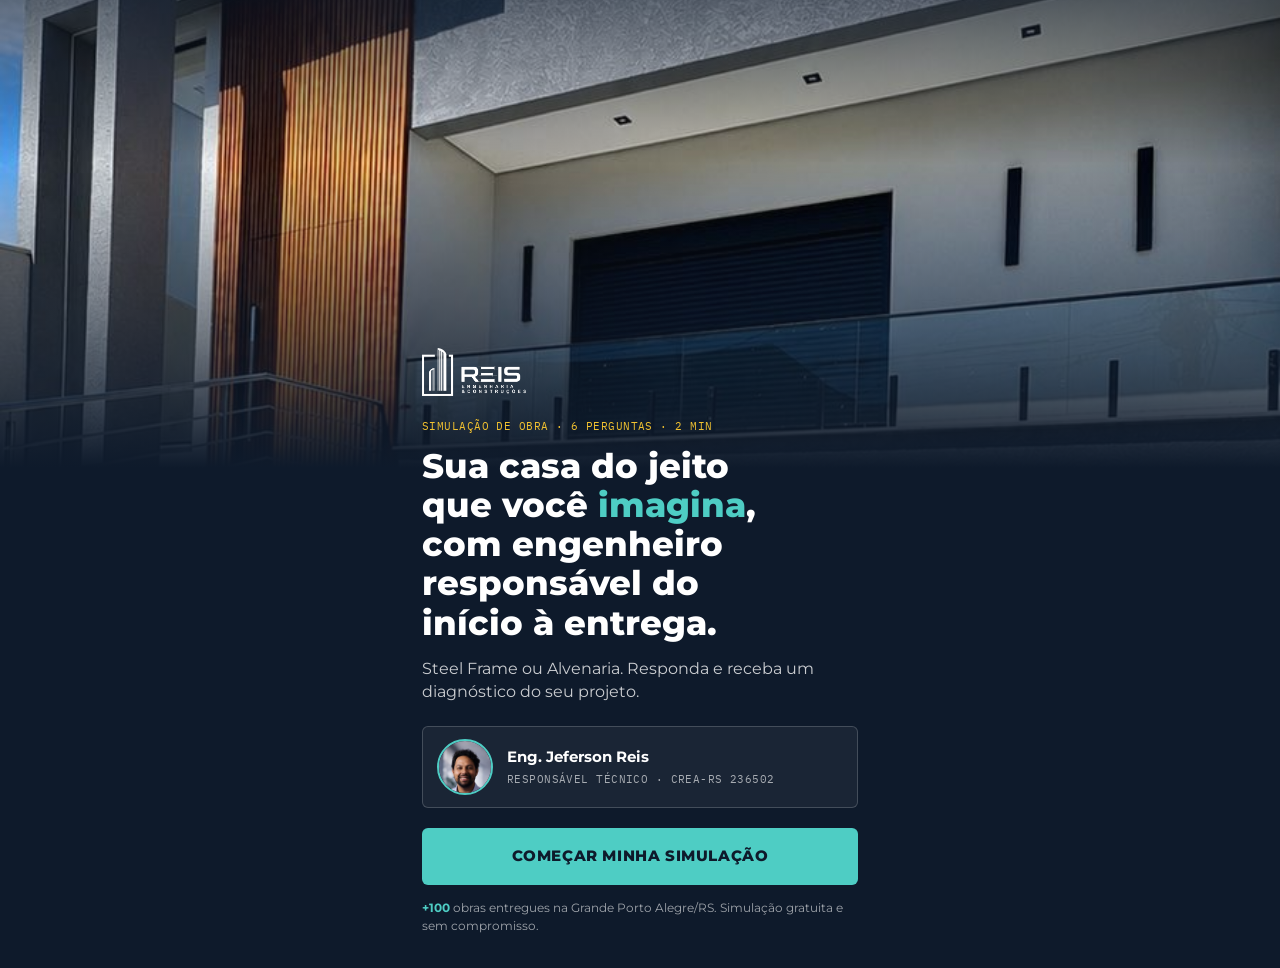
<file: orcamento/index.html>
<!DOCTYPE html>
<html lang="pt-BR">
<head>
<meta charset="UTF-8">
<meta name="viewport" content="width=device-width, initial-scale=1.0, viewport-fit=cover">
<title>Simule sua obra | Reis Engenharia & Construções</title>
<meta name="description" content="Responda 6 perguntas rápidas e receba um diagnóstico da casa que você imagina, em Steel Frame ou Alvenaria, com engenheiro responsável.">
<meta name="robots" content="noindex">
<link rel="icon" type="image/png" href="../assets/img/logo/logo-teal.png">
<link rel="preconnect" href="https://fonts.googleapis.com">
<link rel="preconnect" href="https://fonts.gstatic.com" crossorigin>
<link href="https://fonts.googleapis.com/css2?family=IBM+Plex+Mono:wght@400;500&family=Montserrat:wght@400;500;600;700;800&display=swap" rel="stylesheet">
<link rel="stylesheet" href="funil.css?v=dev">
<!-- Meta Pixel (dataset "CRM Reis Engenharia") -->
<script>
!function(f,b,e,v,n,t,s){if(f.fbq)return;n=f.fbq=function(){n.callMethod?n.callMethod.apply(n,arguments):n.queue.push(arguments)};if(!f._fbq)f._fbq=n;n.push=n;n.loaded=!0;n.version='2.0';n.queue=[];t=b.createElement(e);t.async=!0;t.src=v;s=b.getElementsByTagName(e)[0];s.parentNode.insertBefore(t,s)}(window,document,'script','https://connect.facebook.net/en_US/fbevents.js');
fbq('init','1394932546062127');
fbq('track','PageView');
</script>
<noscript><img height="1" width="1" style="display:none" src="https://www.facebook.com/tr?id=1394932546062127&ev=PageView&noscript=1" alt=""></noscript>
</head>
<body>

<!-- ENTRADA -->
<main class="screen intro" id="intro">
  <div class="intro__photo" role="img" aria-label="Estrutura em Steel Frame de uma casa de dois pavimentos, obra da Reis Engenharia"></div>
  <div class="intro__body">
    <img class="intro__logo" src="../assets/img/logo/logo-branca.png" alt="Reis Engenharia & Construções">
    <p class="mono intro__tag">Simulação de obra · 6 perguntas · 2 min</p>
    <h1>Sua casa do jeito que você <em>imagina</em>, com engenheiro responsável do início à entrega.</h1>
    <p class="intro__lead">Steel Frame ou Alvenaria. Responda e receba um diagnóstico do seu projeto.</p>
    <div class="resp">
      <img src="img/eng.jpg" alt="Eng. Jeferson Reis" width="56" height="56">
      <p><strong>Eng. Jeferson Reis</strong><span class="mono">Responsável técnico · CREA-RS 236502</span></p>
    </div>
    <button class="btn" id="start" type="button">Começar minha simulação</button>
    <p class="intro__note"><strong>+100</strong> obras entregues na Grande Porto Alegre/RS. Simulação gratuita e sem compromisso.</p>
  </div>
</main>

<!-- PERGUNTAS -->
<div class="screen quiz" id="quiz" hidden>
  <header class="quiz__top">
    <button type="button" class="back" id="back" aria-label="Voltar"><svg width="20" height="20" viewBox="0 0 20 20" aria-hidden="true"><path d="M12.5 4 6.5 10l6 6" fill="none" stroke="currentColor" stroke-width="2" stroke-linecap="round" stroke-linejoin="round"/></svg></button>
    <div class="cota" aria-hidden="true">
      <div class="cota__label mono"><span id="stepName"></span><b id="stepCount"></b></div>
      <div class="cota__line"><i id="cotaFill"></i><span class="tick t0"></span><span class="tick t1"></span></div>
    </div>
  </header>
  <form id="stepForm" class="quiz__form" novalidate>
    <div id="stepBody"></div>
    <p class="error" id="stepError" role="alert" hidden></p>
    <button type="submit" class="btn btn--dark" id="next" hidden>Continuar</button>
  </form>
</div>

<!-- OBRIGADO -->
<main class="screen done" id="done" hidden>
  <div class="done__body">
    <svg class="done__check" width="56" height="56" viewBox="0 0 56 56" aria-hidden="true"><circle cx="28" cy="28" r="26" fill="none" stroke="#4ecdc4" stroke-width="2"/><path d="M17 29l8 8 14-16" fill="none" stroke="#4ecdc4" stroke-width="3" stroke-linecap="round" stroke-linejoin="round"/></svg>
    <h1 id="doneTitle">Recebemos suas respostas!</h1>
    <p class="intro__lead">Um engenheiro da nossa equipe vai analisar o seu projeto e chamar você no WhatsApp. Se preferir, adiante a conversa agora.</p>
    <section class="ficha" aria-label="Ficha do projeto">
      <p class="mono ficha__title">Ficha do projeto</p>
      <dl id="ficha"></dl>
    </section>
    <a class="btn btn--wa" id="waLink" href="#" target="_blank" rel="noopener">Continuar no WhatsApp</a>
    <p class="intro__note">Atendemos Grande Porto Alegre/RS.</p>
  </div>
</main>

<script src="funil.js?v=dev"></script>
</body>
</html>
</file>
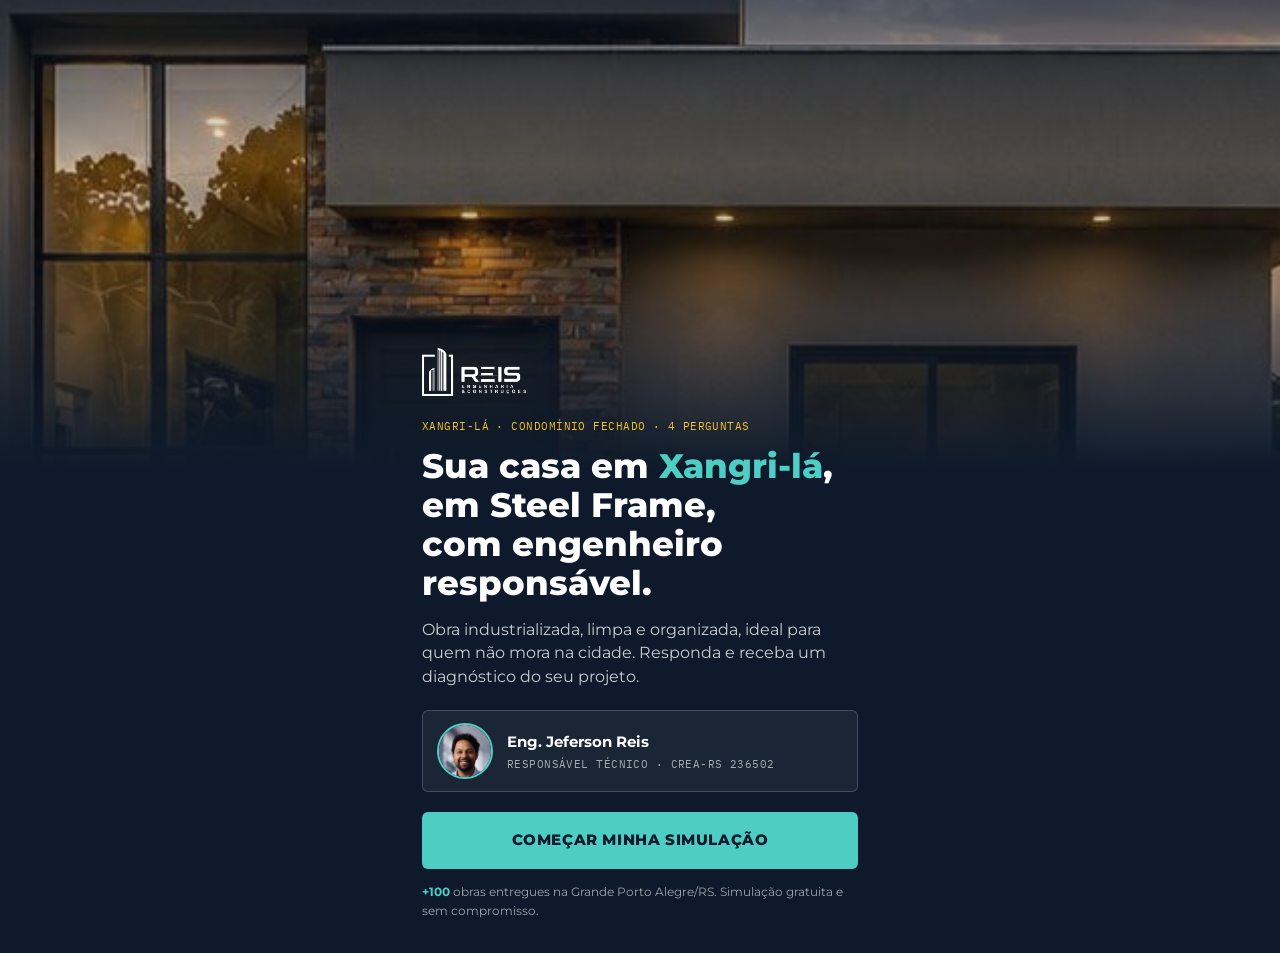
<file: orcamento/xangrila/index.html>
<!DOCTYPE html>
<html lang="pt-BR">
<head>
<meta charset="UTF-8">
<meta name="viewport" content="width=device-width, initial-scale=1.0, viewport-fit=cover">
<title>Sua casa em Xangri-lá | Reis Engenharia & Construções</title>
<meta name="description" content="Casa de praia ou moradia em condomínio fechado em Xangri-lá, em Steel Frame, com engenheiro responsável. Responda 4 perguntas rápidas e receba um diagnóstico.">
<meta name="robots" content="noindex">
<link rel="icon" type="image/png" href="../../assets/img/logo/logo-teal.png">
<link rel="preconnect" href="https://fonts.googleapis.com">
<link rel="preconnect" href="https://fonts.gstatic.com" crossorigin>
<link href="https://fonts.googleapis.com/css2?family=IBM+Plex+Mono:wght@400;500&family=Montserrat:wght@400;500;600;700;800&display=swap" rel="stylesheet">
<link rel="stylesheet" href="../funil.css?v=dev">
<!-- Meta Pixel (dataset "CRM Reis Engenharia") -->
<script>
!function(f,b,e,v,n,t,s){if(f.fbq)return;n=f.fbq=function(){n.callMethod?n.callMethod.apply(n,arguments):n.queue.push(arguments)};if(!f._fbq)f._fbq=n;n.push=n;n.loaded=!0;n.version='2.0';n.queue=[];t=b.createElement(e);t.async=!0;t.src=v;s=b.getElementsByTagName(e)[0];s.parentNode.insertBefore(t,s)}(window,document,'script','https://connect.facebook.net/en_US/fbevents.js');
fbq('init','1394932546062127');
fbq('track','PageView');
</script>
<noscript><img height="1" width="1" style="display:none" src="https://www.facebook.com/tr?id=1394932546062127&ev=PageView&noscript=1" alt=""></noscript>
</head>
<body>

<!-- ENTRADA -->
<main class="screen intro" id="intro">
  <div class="intro__photo" style="background-image:url('img/hero.jpg');background-position:50% 40%" role="img" aria-label="Casa moderna em condomínio fechado, obra da Reis Engenharia"></div>
  <div class="intro__body">
    <img class="intro__logo" src="../../assets/img/logo/logo-branca.png" alt="Reis Engenharia & Construções">
    <p class="mono intro__tag">Xangri-lá · Condomínio fechado · 4 perguntas</p>
    <h1>Sua casa em <em>Xangri&#8209;lá</em>, em Steel Frame, com engenheiro responsável.</h1>
    <p class="intro__lead">Obra industrializada, limpa e organizada, ideal para quem não mora na cidade. Responda e receba um diagnóstico do seu projeto.</p>
    <div class="resp">
      <img src="../img/eng.jpg" alt="Eng. Jeferson Reis" width="56" height="56">
      <p><strong>Eng. Jeferson Reis</strong><span class="mono">Responsável técnico · CREA-RS 236502</span></p>
    </div>
    <button class="btn" id="start" type="button">Começar minha simulação</button>
    <p class="intro__note"><strong>+100</strong> obras entregues na Grande Porto Alegre/RS. Simulação gratuita e sem compromisso.</p>
  </div>
</main>

<!-- PERGUNTAS -->
<div class="screen quiz" id="quiz" hidden>
  <header class="quiz__top">
    <button type="button" class="back" id="back" aria-label="Voltar"><svg width="20" height="20" viewBox="0 0 20 20" aria-hidden="true"><path d="M12.5 4 6.5 10l6 6" fill="none" stroke="currentColor" stroke-width="2" stroke-linecap="round" stroke-linejoin="round"/></svg></button>
    <div class="cota" aria-hidden="true">
      <div class="cota__label mono"><span id="stepName"></span><b id="stepCount"></b></div>
      <div class="cota__line"><i id="cotaFill"></i><span class="tick t0"></span><span class="tick t1"></span></div>
    </div>
  </header>
  <form id="stepForm" class="quiz__form" novalidate>
    <div id="stepBody"></div>
    <p class="error" id="stepError" role="alert" hidden></p>
    <button type="submit" class="btn btn--dark" id="next" hidden>Continuar</button>
  </form>
</div>

<!-- OBRIGADO -->
<main class="screen done" id="done" hidden>
  <div class="done__body">
    <svg class="done__check" width="56" height="56" viewBox="0 0 56 56" aria-hidden="true"><circle cx="28" cy="28" r="26" fill="none" stroke="#4ecdc4" stroke-width="2"/><path d="M17 29l8 8 14-16" fill="none" stroke="#4ecdc4" stroke-width="3" stroke-linecap="round" stroke-linejoin="round"/></svg>
    <h1 id="doneTitle">Recebemos suas respostas!</h1>
    <p class="intro__lead">Um engenheiro da nossa equipe vai analisar o seu projeto e chamar você no WhatsApp. Se preferir, adiante a conversa agora.</p>
    <section class="ficha" aria-label="Ficha do projeto">
      <p class="mono ficha__title">Ficha do projeto</p>
      <dl id="ficha"></dl>
    </section>
    <a class="btn btn--wa" id="waLink" href="#" target="_blank" rel="noopener">Continuar no WhatsApp</a>
    <p class="intro__note">Atendemos Xangri-lá/RS.</p>
  </div>
</main>

<script src="funil.js?v=dev"></script>
</body>
</html>
</file>
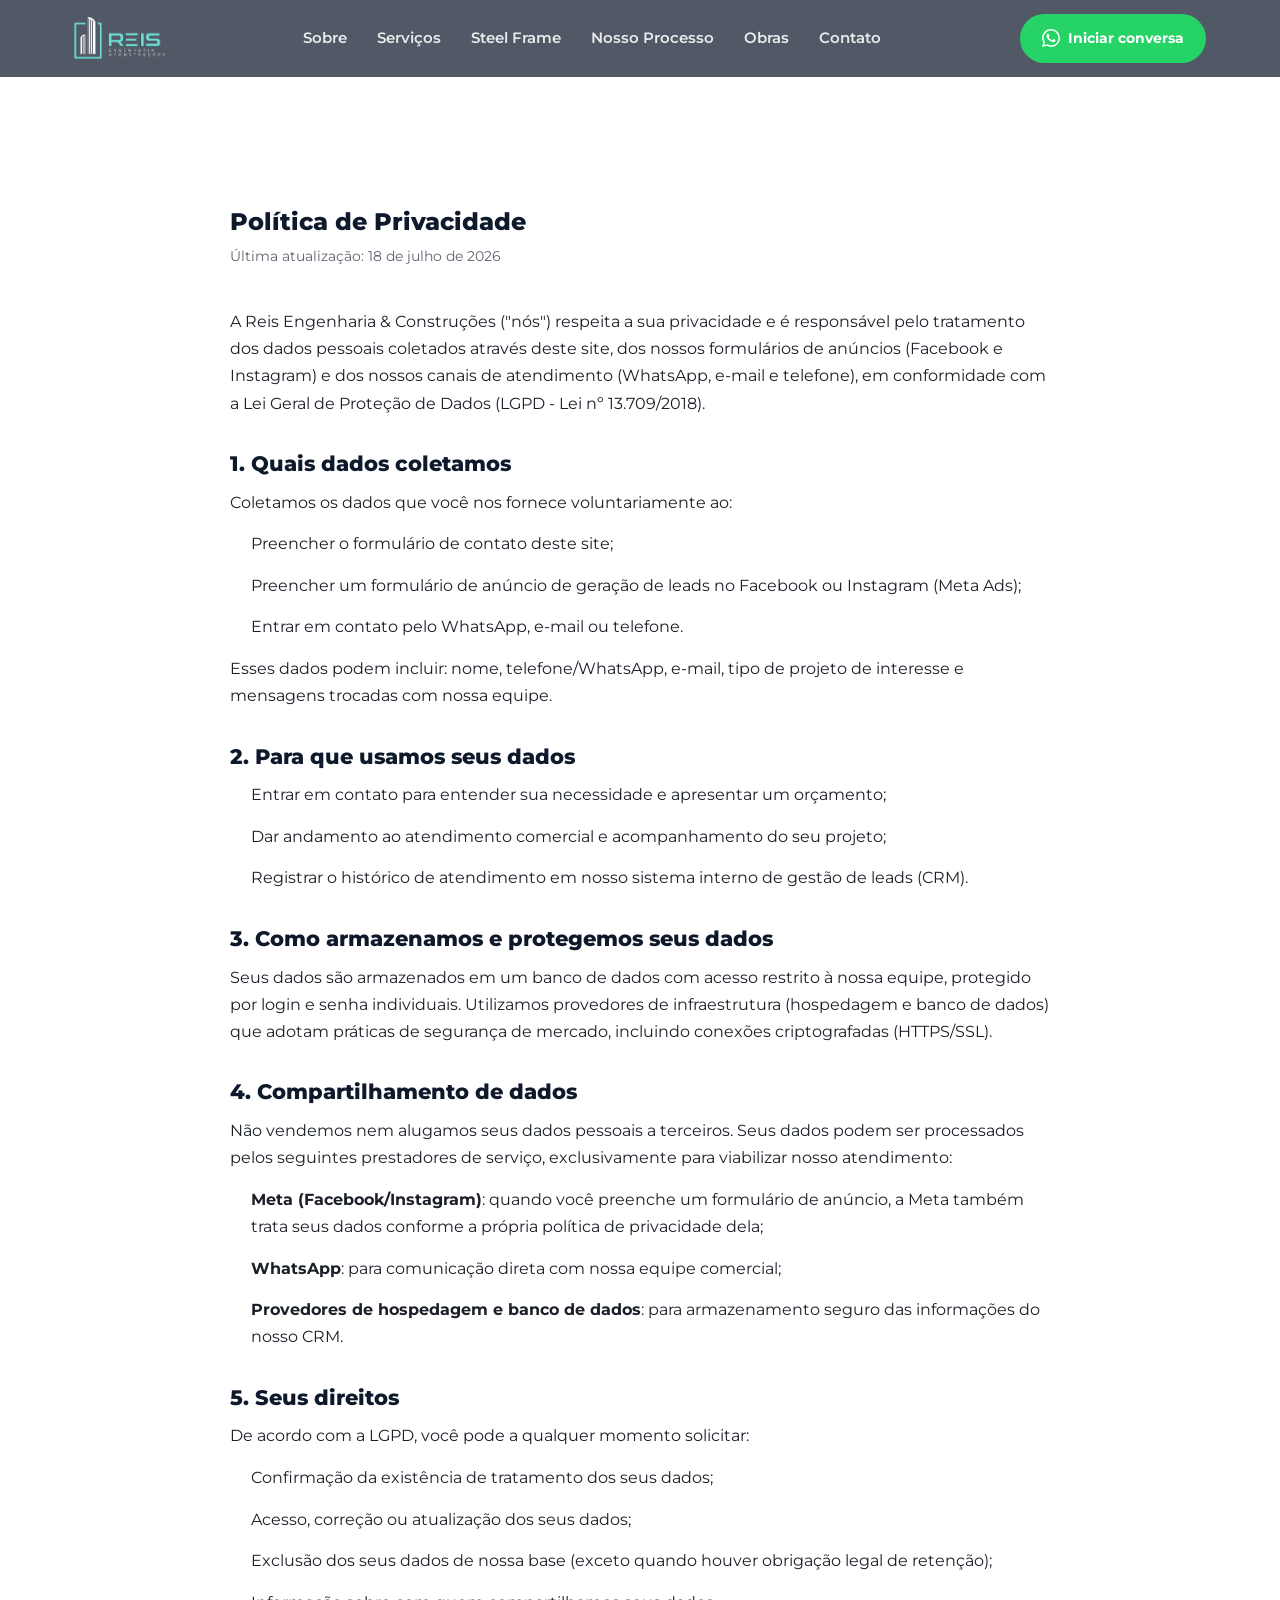
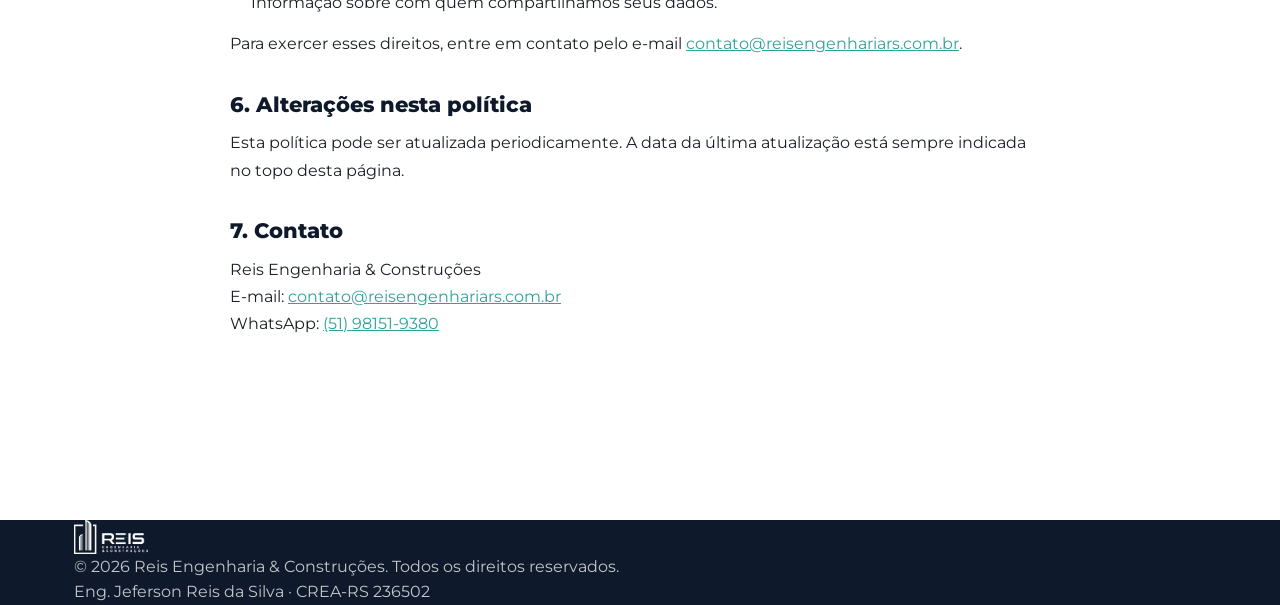
<file: politica-de-privacidade.html>
<!DOCTYPE html>
<html lang="pt-BR">
<head>
<meta charset="UTF-8">
<meta name="viewport" content="width=device-width, initial-scale=1.0">
<title>Política de Privacidade | Reis Engenharia & Construções</title>
<meta name="description" content="Política de privacidade da Reis Engenharia & Construções: como coletamos, usamos e protegemos seus dados.">
<link rel="icon" type="image/png" href="assets/img/logo/logo-teal.png">
<link rel="preconnect" href="https://fonts.googleapis.com">
<link rel="preconnect" href="https://fonts.gstatic.com" crossorigin>
<link href="https://fonts.googleapis.com/css2?family=Montserrat:wght@400;500;600;700;800&display=swap" rel="stylesheet">
<link rel="stylesheet" href="css/style.css?v=20260715f">
<style>
  .policy{padding:120px 0 80px;max-width:820px;}
  .policy h1{margin-bottom:.5rem;}
  .policy .updated{color:var(--gray);font-size:.9rem;margin-bottom:2.5rem;}
  .policy h2{font-family:var(--ff-head);font-weight:800;color:var(--navy);font-size:1.3rem;margin:2.2rem 0 .8rem;}
  .policy p, .policy li{color:var(--ink);line-height:1.7;margin-bottom:.9rem;}
  .policy ul{padding-left:1.3rem;}
  .policy a{color:var(--teal-dark);text-decoration:underline;}
</style>
</head>
<body>

<!-- HEADER -->
<header class="header" id="header">
  <div class="container header__inner">
    <a href="index.html" class="header__logo">
      <img src="assets/img/logo/logo-teal.png" alt="Reis Engenharia & Construções">
    </a>
    <nav class="nav" id="nav">
      <a href="index.html#sobre">Sobre</a>
      <a href="index.html#servicos">Serviços</a>
      <a href="index.html#steelframe">Steel Frame</a>
      <a href="index.html#processo">Nosso Processo</a>
      <a href="index.html#galeria">Obras</a>
      <a href="index.html#contato">Contato</a>
    </nav>
    <a href="https://wa.me/5551981519380?text=Ol%C3%A1!%20Vim%20pelo%20site%20e%20gostaria%20de%20falar%20sobre%20um%20projeto." target="_blank" rel="noopener" class="btn btn--whatsapp header__cta">
      <svg viewBox="0 0 24 24" width="18" height="18" fill="currentColor"><path d="M17.472 14.382c-.297-.149-1.758-.867-2.03-.967-.273-.099-.471-.148-.67.15-.197.297-.767.966-.94 1.164-.173.199-.347.223-.644.075-.297-.15-1.255-.463-2.39-1.475-.883-.788-1.48-1.761-1.653-2.059-.173-.297-.018-.458.13-.606.134-.133.298-.347.446-.52.149-.174.198-.298.298-.497.099-.198.05-.371-.025-.52-.075-.149-.669-1.612-.916-2.207-.242-.579-.487-.5-.669-.51-.173-.008-.371-.01-.57-.01-.198 0-.52.074-.792.372-.272.297-1.04 1.016-1.04 2.479 0 1.462 1.065 2.875 1.213 3.074.149.198 2.096 3.2 5.077 4.487.709.306 1.262.489 1.694.625.712.227 1.36.195 1.871.118.571-.085 1.758-.719 2.006-1.413.248-.694.248-1.289.173-1.413-.074-.124-.272-.198-.57-.347m-5.421 7.403h-.004a9.87 9.87 0 0 1-5.031-1.378l-.361-.214-3.741.982.998-3.648-.235-.374a9.86 9.86 0 0 1-1.51-5.26c.001-5.45 4.436-9.884 9.888-9.884 2.64 0 5.122 1.03 6.988 2.898a9.825 9.825 0 0 1 2.893 6.994c-.003 5.45-4.437 9.884-9.885 9.884m8.413-18.297A11.815 11.815 0 0 0 12.05 0C5.495 0 .16 5.335.157 11.892c0 2.096.547 4.142 1.588 5.945L.057 24l6.305-1.654a11.882 11.882 0 0 0 5.683 1.448h.005c6.554 0 11.89-5.335 11.893-11.893a11.821 11.821 0 0 0-3.48-8.413"/></svg>
      Iniciar conversa
    </a>
    <button class="nav-toggle" id="navToggle" aria-label="Abrir menu">
      <span></span><span></span><span></span>
    </button>
  </div>
</header>

<section class="section">
  <div class="container policy">
    <h1>Política de Privacidade</h1>
    <p class="updated">Última atualização: 18 de julho de 2026</p>

    <p>A Reis Engenharia & Construções ("nós") respeita a sua privacidade e é responsável pelo tratamento dos dados pessoais coletados através deste site, dos nossos formulários de anúncios (Facebook e Instagram) e dos nossos canais de atendimento (WhatsApp, e-mail e telefone), em conformidade com a Lei Geral de Proteção de Dados (LGPD - Lei nº 13.709/2018).</p>

    <h2>1. Quais dados coletamos</h2>
    <p>Coletamos os dados que você nos fornece voluntariamente ao:</p>
    <ul>
      <li>Preencher o formulário de contato deste site;</li>
      <li>Preencher um formulário de anúncio de geração de leads no Facebook ou Instagram (Meta Ads);</li>
      <li>Entrar em contato pelo WhatsApp, e-mail ou telefone.</li>
    </ul>
    <p>Esses dados podem incluir: nome, telefone/WhatsApp, e-mail, tipo de projeto de interesse e mensagens trocadas com nossa equipe.</p>

    <h2>2. Para que usamos seus dados</h2>
    <ul>
      <li>Entrar em contato para entender sua necessidade e apresentar um orçamento;</li>
      <li>Dar andamento ao atendimento comercial e acompanhamento do seu projeto;</li>
      <li>Registrar o histórico de atendimento em nosso sistema interno de gestão de leads (CRM).</li>
    </ul>

    <h2>3. Como armazenamos e protegemos seus dados</h2>
    <p>Seus dados são armazenados em um banco de dados com acesso restrito à nossa equipe, protegido por login e senha individuais. Utilizamos provedores de infraestrutura (hospedagem e banco de dados) que adotam práticas de segurança de mercado, incluindo conexões criptografadas (HTTPS/SSL).</p>

    <h2>4. Compartilhamento de dados</h2>
    <p>Não vendemos nem alugamos seus dados pessoais a terceiros. Seus dados podem ser processados pelos seguintes prestadores de serviço, exclusivamente para viabilizar nosso atendimento:</p>
    <ul>
      <li><strong>Meta (Facebook/Instagram)</strong>: quando você preenche um formulário de anúncio, a Meta também trata seus dados conforme a própria política de privacidade dela;</li>
      <li><strong>WhatsApp</strong>: para comunicação direta com nossa equipe comercial;</li>
      <li><strong>Provedores de hospedagem e banco de dados</strong>: para armazenamento seguro das informações do nosso CRM.</li>
    </ul>

    <h2>5. Seus direitos</h2>
    <p>De acordo com a LGPD, você pode a qualquer momento solicitar:</p>
    <ul>
      <li>Confirmação da existência de tratamento dos seus dados;</li>
      <li>Acesso, correção ou atualização dos seus dados;</li>
      <li>Exclusão dos seus dados de nossa base (exceto quando houver obrigação legal de retenção);</li>
      <li>Informação sobre com quem compartilhamos seus dados.</li>
    </ul>
    <p>Para exercer esses direitos, entre em contato pelo e-mail <a href="mailto:contato@reisengenhariars.com.br">contato@reisengenhariars.com.br</a>.</p>

    <h2>6. Alterações nesta política</h2>
    <p>Esta política pode ser atualizada periodicamente. A data da última atualização está sempre indicada no topo desta página.</p>

    <h2>7. Contato</h2>
    <p>Reis Engenharia & Construções<br>
    E-mail: <a href="mailto:contato@reisengenhariars.com.br">contato@reisengenhariars.com.br</a><br>
    WhatsApp: <a href="https://wa.me/5551981519380" target="_blank" rel="noopener">(51) 98151-9380</a></p>
  </div>
</section>

<!-- FOOTER -->
<footer class="footer">
  <div class="container footer__inner">
    <img src="assets/img/logo/logo-branca.png" alt="Reis Engenharia & Construções" class="footer__logo">
    <p>&copy; <span id="year"></span> Reis Engenharia & Construções. Todos os direitos reservados.</p>
    <p class="footer__crea">Eng. Jeferson Reis da Silva · CREA-RS 236502</p>
  </div>
</footer>

<script>
  document.getElementById('year').textContent = new Date().getFullYear();
  var navToggle = document.getElementById('navToggle');
  var nav = document.getElementById('nav');
  if (navToggle && nav) {
    navToggle.addEventListener('click', function () {
      nav.classList.toggle('is-open');
      navToggle.classList.toggle('is-active');
    });
  }
</script>
</body>
</html>
</file>
<file: orcamento/funil.css>
/* Layout: folha de projeto. Papel quadriculado, cotas de medida e ficha técnica.
   Intro e final em azul-marinho; perguntas sobre papel de desenho. */
:root{
  --navy:#0e1a2b;
  --navy-2:#16273f;
  --teal:#4ecdc4;
  --teal-ink:#16706a;
  --gold:#f2c230;
  --paper:#eef2f4;
  --grid:rgba(14,26,43,.035);
  --card:#ffffff;
  --ink:#0e1a2b;
  --ink-2:#4a5565;
  --line:#c6d0d8;
  --ff:'Montserrat','Segoe UI',sans-serif;
  --mono:'IBM Plex Mono',ui-monospace,Menlo,monospace;
  color-scheme:light;
}
*{box-sizing:border-box;margin:0;padding:0;}
html,body{min-height:100%;}
body{font-family:var(--ff);color:var(--ink);background:var(--navy);-webkit-font-smoothing:antialiased;line-height:1.5;}
[hidden]{display:none!important;}
img{max-width:100%;display:block;}
button,input{font:inherit;color:inherit;}
.mono{font-family:var(--mono);letter-spacing:.04em;}
.screen{min-height:100vh;min-height:100dvh;width:100%;}

.btn{display:block;width:100%;border:0;border-radius:6px;padding:17px 20px;background:var(--teal);color:var(--navy);font-weight:800;font-size:.95rem;
  letter-spacing:.04em;text-transform:uppercase;cursor:pointer;text-align:center;text-decoration:none;transition:background .15s,color .15s,transform .15s;}
.btn:hover{background:#7ddcd5;}
.btn:active{transform:translateY(1px);}
.btn--dark{background:var(--navy);color:#fff;}
.btn--dark:hover{background:var(--navy-2);}
.btn--wa{background:#25D366;color:#0a2a16;}
.btn--wa:hover{background:#4fe287;}
:focus-visible{outline:3px solid var(--gold);outline-offset:2px;}

/* ---------- ENTRADA ---------- */
.intro{display:flex;flex-direction:column;background:var(--navy);}
.intro__photo{height:46vh;min-height:300px;background:url('img/hero.jpg') 50% 32%/cover no-repeat;position:relative;}
.intro__photo::after{content:"";position:absolute;inset:0;background:linear-gradient(180deg,rgba(14,26,43,.6) 0%,rgba(14,26,43,0) 35%,var(--navy) 100%);}
.intro__body{position:relative;margin-top:-120px;padding:0 max(22px,env(safe-area-inset-left,0px)) 32px max(22px,env(safe-area-inset-left,0px));max-width:480px;width:100%;align-self:center;}
.intro__logo{height:48px;width:auto;margin-bottom:22px;}
.intro__tag{font-size:.7rem;text-transform:uppercase;color:var(--gold);margin-bottom:12px;}
.intro h1,.done h1{font-size:clamp(1.65rem,7.2vw,2.15rem);font-weight:800;line-height:1.14;color:#fff;margin-bottom:14px;text-wrap:balance;}
.intro h1 em{font-style:normal;color:var(--teal);}
.intro__lead{color:rgba(255,255,255,.78);font-size:.98rem;margin-bottom:22px;}
.resp{display:flex;align-items:center;gap:14px;padding:12px 14px;margin-bottom:20px;border:1px solid rgba(255,255,255,.18);border-radius:6px;background:rgba(255,255,255,.05);}
.resp img{width:56px;height:56px;border-radius:50%;object-fit:cover;border:2px solid var(--teal);flex:none;}
.resp p{display:flex;flex-direction:column;min-width:0;color:#fff;font-size:.95rem;}
.resp .mono{font-size:.68rem;color:rgba(255,255,255,.62);text-transform:uppercase;margin-top:2px;}
.intro__note{margin-top:14px;font-size:.78rem;color:rgba(255,255,255,.6);}
.intro__note strong{color:var(--teal);}

/* ---------- PERGUNTAS ---------- */
.quiz{background-color:var(--paper);background-image:linear-gradient(var(--grid) 1px,transparent 1px),linear-gradient(90deg,var(--grid) 1px,transparent 1px);background-size:36px 36px;}
.quiz__top{display:flex;align-items:flex-end;gap:14px;max-width:480px;margin:0 auto;padding:max(14px,env(safe-area-inset-top,0px)) max(18px,env(safe-area-inset-right,0px)) 0 max(18px,env(safe-area-inset-left,0px));}
.back{flex:none;width:42px;height:42px;border-radius:50%;border:1.5px solid var(--ink);background:var(--card);display:grid;place-items:center;cursor:pointer;margin-bottom:-4px;}
.back:hover{background:var(--ink);color:#fff;}
.back[disabled]{opacity:.25;pointer-events:none;}
.cota{flex:1;min-width:0;}
.cota__label{display:flex;justify-content:space-between;font-size:.68rem;text-transform:uppercase;color:var(--ink-2);margin-bottom:8px;}
.cota__label b{font-weight:500;color:var(--ink);}
.cota__line{position:relative;height:2px;background:var(--line);margin:0 6px;}
.cota__line i{position:absolute;left:0;top:-1px;height:4px;width:0;background:var(--ink);transition:width .35s ease;}
.cota__line .tick{position:absolute;top:-7px;width:1.5px;height:16px;background:var(--ink);}
.t0{left:0;}.t1{right:0;}
.quiz__form{max-width:480px;margin:0 auto;padding:26px max(18px,env(safe-area-inset-right,0px)) calc(32px + env(safe-area-inset-bottom,0px)) max(18px,env(safe-area-inset-left,0px));}
.step h2{font-size:clamp(1.55rem,6.6vw,1.95rem);font-weight:800;line-height:1.15;color:var(--navy);margin-bottom:8px;text-wrap:balance;}
.step__lead{color:var(--ink-2);font-size:.92rem;margin-bottom:22px;max-width:56ch;}
.q{margin-bottom:24px;}
.q__label{display:block;font-weight:700;font-size:.92rem;margin-bottom:10px;}
.opts{display:grid;gap:10px;}
.opts--2{grid-template-columns:repeat(2,minmax(0,1fr));}
.opt{position:relative;min-width:0;}
.opt input{position:absolute;opacity:0;pointer-events:none;}
.opt label{display:flex;align-items:center;gap:14px;min-height:56px;padding:10px 14px 10px 10px;background:var(--card);border:1.5px solid var(--line);border-radius:6px;cursor:pointer;
  font-size:.93rem;font-weight:600;transition:border-color .15s,background .15s,color .15s;}
.opt label:hover{border-color:var(--ink);}
.key{flex:none;width:30px;height:30px;display:grid;place-items:center;border:1.5px solid var(--ink);border-radius:4px;font-family:var(--mono);font-size:.8rem;font-weight:500;}
.opt input:checked+label{background:var(--navy);border-color:var(--navy);color:#fff;}
.opt input:checked+label .key{background:var(--teal);border-color:var(--teal);color:var(--navy);}
.opt input:focus-visible+label{outline:3px solid var(--gold);outline-offset:2px;}

/* sistema construtivo, com foto */
.opt--photo label{flex-direction:column;align-items:stretch;gap:0;padding:0;overflow:hidden;}
.opt--photo img{width:100%;aspect-ratio:4/3;object-fit:cover;}
.opt--photo .txt{padding:10px 12px 12px;display:flex;flex-direction:column;gap:2px;}
.opt--photo .txt small{font-weight:500;font-size:.76rem;color:var(--ink-2);}
.opt--photo input:checked+label .txt small{color:rgba(255,255,255,.72);}
.opt--photo .key{position:absolute;top:8px;left:8px;background:var(--card);}
.opts--2 .opt--photo:last-child:nth-child(odd){grid-column:1/-1;}
.opts--2 .opt--photo:last-child:nth-child(odd) img{display:none;}
.opts--2 .opt--photo:last-child:nth-child(odd) label{flex-direction:row;align-items:center;gap:14px;padding:10px 14px 10px 10px;min-height:56px;}
.opts--2 .opt--photo:last-child:nth-child(odd) .key{position:static;}
.opts--2 .opt--photo:last-child:nth-child(odd) .txt{padding:0;}

/* tamanho: retângulos em escala, como numa planta */
.opt--size label{flex-direction:column;align-items:flex-start;justify-content:space-between;gap:12px;min-height:132px;padding:12px 12px 12px;}
.plan{position:relative;width:100%;height:52px;display:flex;align-items:flex-end;}
.plan i{display:block;border:1.5px solid currentColor;background:repeating-linear-gradient(135deg,transparent 0 5px,rgba(78,205,196,.35) 5px 6px);}
.opt--size input:checked+label .plan i{background:repeating-linear-gradient(135deg,transparent 0 5px,rgba(78,205,196,.7) 5px 6px);}
.size{display:flex;flex-direction:column;gap:1px;line-height:1.15;}
.size__pre{font-family:var(--mono);font-size:.7rem;text-transform:uppercase;letter-spacing:.06em;opacity:.7;}
.size b{font-size:1.12rem;font-weight:800;letter-spacing:-.01em;}
.opt--size .key{position:absolute;top:10px;right:10px;width:24px;height:24px;font-size:.7rem;}
.opts--2 .opt--size:last-child:nth-child(odd){grid-column:1/-1;}

/* contato */
.field{margin-bottom:18px;}
.field label{display:block;font-family:var(--mono);font-size:.7rem;text-transform:uppercase;letter-spacing:.06em;color:var(--ink-2);margin-bottom:4px;}
.field input{width:100%;padding:10px 2px 8px;border:0;border-bottom:2px solid var(--ink);border-radius:0;background:transparent;font-size:1.05rem;font-weight:500;}
.field input::placeholder{color:#8a95a3;font-weight:400;}
.field input:focus{outline:none;border-bottom-color:var(--teal-ink);box-shadow:0 2px 0 var(--teal);}
.hp{position:absolute;left:-9999px;width:1px;height:1px;overflow:hidden;}
.consent{display:flex;gap:10px;align-items:flex-start;font-size:.78rem;color:var(--ink-2);line-height:1.45;margin-top:4px;}
.consent input{flex:none;width:18px;height:18px;margin-top:2px;accent-color:var(--navy);}
.consent a{color:var(--teal-ink);text-decoration:underline;}
.error{margin-top:14px;padding:10px 12px;border-radius:6px;background:#fdecea;color:#a32a20;font-size:.85rem;font-weight:600;}
#next{margin-top:22px;}

/* ---------- FINAL ---------- */
.done{display:flex;align-items:center;justify-content:center;background:radial-gradient(110% 60% at 50% 0%,var(--navy-2),var(--navy));padding:max(28px,env(safe-area-inset-top,0px)) max(22px,env(safe-area-inset-right,0px)) 36px max(22px,env(safe-area-inset-left,0px));}
.done__body{width:100%;max-width:440px;}
.done__check{margin-bottom:18px;}
.ficha{margin:0 0 22px;padding:16px;border:1px solid rgba(255,255,255,.2);border-radius:6px;background:rgba(255,255,255,.04);}
.ficha__title{font-size:.68rem;text-transform:uppercase;color:var(--gold);margin-bottom:10px;}
.ficha dl{display:grid;gap:0;}
.ficha div{display:flex;justify-content:space-between;gap:16px;padding:8px 0;border-top:1px dashed rgba(255,255,255,.18);font-size:.86rem;}
.ficha div:first-child{border-top:0;}
.ficha dt{font-family:var(--mono);font-size:.72rem;text-transform:uppercase;color:rgba(255,255,255,.55);flex:none;padding-top:2px;}
.ficha dd{color:#fff;font-weight:600;text-align:right;min-width:0;}
.done .intro__note{text-align:center;}

@media(min-width:700px){.intro__photo{height:52vh}}
@media(prefers-reduced-motion:reduce){*{transition:none!important;}}

.plan--unknown i{width:78%;border-style:dashed;background:none;opacity:.7;}
.size--text b{font-size:1rem;font-weight:700;}
.hint{display:block;font-weight:500;font-size:.78rem;color:var(--ink-2);margin-top:2px;}
.opt--multi .key{border-radius:4px;}
</file>
<file: css/style.css>
:root{
  --navy:#0e1a2b;
  --navy-light:#152640;
  --teal:#4ecdc4;
  --teal-dark:#2fa39a;
  --gold:#f2c230;
  --cream:#f5f2e9;
  --ink:#1b1f27;
  --gray:#5c6470;
  --border:#e7e5df;
  --bg:#ffffff;
  --bg-alt:#f7f8fa;
  --radius:14px;
  --shadow:0 10px 30px rgba(14,26,43,.10);
  --ff-head:'Montserrat', sans-serif;
  --ff-body:'Montserrat', sans-serif;
}

*{box-sizing:border-box;margin:0;padding:0;}
html{scroll-behavior:smooth;}
body{
  font-family:var(--ff-body);
  color:var(--ink);
  background:var(--bg);
  line-height:1.6;
  -webkit-font-smoothing:antialiased;
}
img{max-width:100%;display:block;}
a{color:inherit;text-decoration:none;}
ul{list-style:none;}
.container{
  width:100%;
  max-width:1180px;
  margin:0 auto;
  padding:0 24px;
}
h1,h2,h3{font-family:var(--ff-head);font-weight:800;line-height:1.15;color:var(--navy);}
h2{font-size:clamp(1.8rem,3.2vw,2.6rem);}
h3{font-size:1.2rem;margin-bottom:.5rem;}

.eyebrow{
  font-family:var(--ff-body);
  font-weight:700;
  letter-spacing:.14em;
  text-transform:uppercase;
  font-size:.78rem;
  color:var(--teal-dark);
  margin-bottom:.6rem;
}
.center{text-align:center;margin-left:auto;margin-right:auto;}
.section__lead.center{max-width:620px;}

.section{padding:88px 0;}
.section--alt{background:var(--bg-alt);}
.section__lead{color:var(--gray);margin-top:.6rem;margin-bottom:2.6rem;font-size:1.05rem;}

/* BUTTONS */
.btn{
  display:inline-flex;align-items:center;justify-content:center;gap:8px;
  padding:14px 26px;
  border-radius:50px;
  font-weight:700;
  font-size:.95rem;
  border:2px solid transparent;
  cursor:pointer;
  transition:transform .15s ease, box-shadow .15s ease, background .15s ease, color .15s ease;
  white-space:nowrap;
}
.btn svg{width:18px;height:18px;flex-shrink:0;}
.btn:hover{transform:translateY(-2px);}
.btn--primary{background:var(--teal);color:var(--navy);box-shadow:0 8px 20px rgba(78,205,196,.35);}
.btn--primary:hover{background:var(--teal-dark);color:#fff;}
.btn--outline{border-color:rgba(255,255,255,.5);color:#fff;}
.btn--outline:hover{background:rgba(255,255,255,.12);}
.btn--whatsapp{background:#25D366;color:#fff;padding:11px 20px;font-size:.88rem;}
.btn--whatsapp:hover{background:#1fb455;}
.btn--block{width:100%;}

/* HEADER */
.header{
  position:fixed;top:0;left:0;right:0;z-index:100;
  background:rgba(14,26,43,.72);
  backdrop-filter:blur(10px);
  -webkit-backdrop-filter:blur(10px);
  transition:background .3s ease;
}
.header__inner{
  display:flex;align-items:center;justify-content:space-between;
  padding:14px 24px;
}
.header__logo img{height:42px;}
.nav{display:flex;gap:30px;}
.nav a{color:#fff;font-weight:600;font-size:.95rem;opacity:.88;transition:opacity .15s;}
.nav a:hover{opacity:1;color:var(--teal);}
.header__cta{flex-shrink:0;}
.nav-toggle{
  display:none;flex-direction:column;justify-content:center;gap:5px;
  width:38px;height:38px;background:none;border:none;cursor:pointer;
  position:relative;z-index:210;
}
.nav-toggle span{
  width:100%;height:2px;background:#fff;border-radius:2px;
  transition:transform .25s ease, opacity .25s ease;
}
.nav-toggle.active span:nth-child(1){transform:translateY(7px) rotate(45deg);}
.nav-toggle.active span:nth-child(2){opacity:0;}
.nav-toggle.active span:nth-child(3){transform:translateY(-7px) rotate(-45deg);}

.nav-backdrop{
  display:none;
  position:fixed;inset:0;
  background:rgba(14,26,43,.6);
  z-index:190;
}
.nav-backdrop.active{display:block;}

/* HERO */
.hero{
  position:relative;
  min-height:100vh;
  display:flex;align-items:center;
  overflow:hidden;
  background:var(--navy);
}
.hero__bg{
  position:absolute;inset:0;
  background:url('../assets/img/hero/capa-principal.jpg') center 30%/cover no-repeat;
  filter:saturate(1.05) brightness(.8);
  transform:scale(1.05);
}
.hero__overlay{
  position:absolute;inset:0;
  background:
    linear-gradient(115deg, rgba(14,26,43,.8) 0%, rgba(14,26,43,.6) 45%, rgba(14,26,43,.35) 100%);
}
.hero__content{position:relative;z-index:2;color:#fff;padding-top:110px;padding-bottom:60px;}
.hero__content .eyebrow{color:var(--teal);}
.hero h1{
  color:#fff;
  font-size:clamp(2.3rem,5vw,3.6rem);
  max-width:780px;
  margin-bottom:1.2rem;
}
.hero h1 span{color:var(--teal);}
.hero__lead{
  max-width:560px;
  font-size:1.1rem;
  color:rgba(255,255,255,.85);
  margin-bottom:2.2rem;
}
.hero__actions{display:flex;gap:16px;flex-wrap:wrap;margin-bottom:3.5rem;}
.hero__stats{display:flex;gap:48px;flex-wrap:wrap;}
.hero__stats strong{display:block;font-family:var(--ff-head);font-size:clamp(3rem,5.2vw,3.8rem);color:var(--teal);}
.hero__stats span{font-size:.85rem;color:rgba(255,255,255,.7);}
.hero__stats .stat__num{font-size:inherit;color:inherit;}
.hero__stats .stat{min-width:120px;}
.stat__bar{
  margin-top:12px;
  width:100%;
  max-width:150px;
  height:5px;
  border-radius:3px;
  background:rgba(255,255,255,.15);
  overflow:hidden;
}
.stat__bar-fill{
  height:100%;
  width:100%;
  border-radius:3px;
  background:linear-gradient(90deg, var(--teal-dark), var(--teal));
  transform:scaleX(0);
  transform-origin:left;
  transition:transform 1.8s cubic-bezier(.16,.8,.3,1);
}

/* ABOUT */
.about{
  display:grid;
  grid-template-columns:1fr 1.1fr;
  gap:60px;
  align-items:center;
}
.about__img{position:relative;border-radius:var(--radius);overflow:hidden;box-shadow:var(--shadow);}
.about__img img{height:100%;object-fit:cover;}
.about__badge{
  position:absolute;left:20px;bottom:20px;
  background:rgba(14,26,43,.85);
  backdrop-filter:blur(6px);
  color:#fff;padding:12px 18px;border-radius:10px;
  display:flex;flex-direction:column;gap:2px;
}
.about__badge strong{font-size:.9rem;}
.about__badge span{font-size:.78rem;color:var(--teal);}
.about__text h2{margin-bottom:1.1rem;}
.about__text p{color:var(--gray);margin-bottom:1.4rem;}
.about__list{margin-bottom:1.8rem;}
.about__list li{
  position:relative;padding-left:30px;margin-bottom:.7rem;color:var(--ink);font-weight:500;
}
.about__list li::before{
  content:"";position:absolute;left:0;top:5px;width:18px;height:18px;
  background:var(--teal);border-radius:50%;
}
.about__list li::after{
  content:"";position:absolute;left:6px;top:8px;width:6px;height:10px;
  border-right:2px solid var(--navy);border-bottom:2px solid var(--navy);
  transform:rotate(45deg);
}

/* CARDS / SERVIÇOS */
.cards{
  display:grid;
  grid-template-columns:repeat(3,1fr);
  gap:28px;
  margin-top:2rem;
}
.card{
  display:block;
  background:#fff;
  border:1px solid var(--border);
  border-radius:var(--radius);
  padding:32px 28px;
  transition:transform .2s ease, box-shadow .2s ease;
}
.card:hover{transform:translateY(-5px);box-shadow:var(--shadow);}
.card__icon{
  width:52px;height:52px;border-radius:12px;
  background:linear-gradient(135deg, var(--teal), var(--teal-dark));
  display:flex;align-items:center;justify-content:center;
  color:#fff;margin-bottom:1.1rem;
}
.card__icon svg{width:26px;height:26px;}
.card p{color:var(--gray);font-size:.95rem;}

.card--featured{
  position:relative;
  border:2px solid var(--teal);
  background:linear-gradient(180deg, rgba(78,205,196,.08), #fff 45%);
  box-shadow:0 10px 30px rgba(78,205,196,.18);
}
.card__badge{
  position:absolute;top:-13px;left:28px;
  background:var(--teal);color:var(--navy);
  font-family:var(--ff-head);font-weight:800;font-size:.72rem;
  padding:4px 12px;border-radius:20px;
  letter-spacing:.02em;
}

/* STEEL FRAME */
.steelframe{
  position:relative;
  overflow:hidden;
  padding:100px 0;
  background:var(--navy);
  color:#fff;
}
.steelframe__bg{
  position:absolute;inset:0;
  background:url('../assets/img/steelframe/fundo-estrutura-01.jpg') center 30%/cover no-repeat;
  filter:brightness(.7);
  transform:scale(1.06);
}
.steelframe__overlay{
  position:absolute;inset:0;
  background:linear-gradient(100deg, rgba(14,26,43,.82) 0%, rgba(14,26,43,.65) 55%, rgba(14,26,43,.42) 100%);
}
.steelframe__content{position:relative;z-index:2;}
.steelframe__eyebrow{color:var(--teal);}
.steelframe h2{color:#fff;max-width:640px;margin-bottom:1.2rem;}
.steelframe__lead{max-width:680px;color:rgba(255,255,255,.82);font-size:1.05rem;}
.steelframe__top{
  display:grid;
  grid-template-columns:1.15fr .85fr;
  gap:48px;
  align-items:center;
  margin-bottom:3.5rem;
}
.steelframe__photo{
  border-radius:var(--radius);
  overflow:hidden;
  box-shadow:0 20px 50px rgba(0,0,0,.35);
  border:1px solid rgba(255,255,255,.12);
}
.steelframe__photo img{width:100%;height:280px;object-fit:cover;display:block;}
.steelframe__photo figcaption{
  padding:12px 16px;
  background:rgba(255,255,255,.06);
  color:rgba(255,255,255,.75);
  font-size:.8rem;
}
.steelframe__grid{
  display:grid;
  grid-template-columns:repeat(4,1fr);
  gap:24px;
  margin-bottom:3rem;
}
.steelframe__feature{
  background:rgba(255,255,255,.06);
  border:1px solid rgba(255,255,255,.12);
  border-radius:var(--radius);
  padding:26px 22px;
}
.steelframe__num{
  display:block;
  font-family:var(--ff-head);
  font-size:1.6rem;
  color:var(--teal);
  margin-bottom:.6rem;
}
.steelframe__feature h3{color:#fff;font-size:1.05rem;}
.steelframe__feature p{color:rgba(255,255,255,.72);font-size:.9rem;}
.steelframe__cta{display:flex;gap:16px;flex-wrap:wrap;}

.steelframe__norms{margin-top:1.8rem;}
.steelframe__norms-label{
  display:block;
  font-size:.78rem;
  text-transform:uppercase;
  letter-spacing:.04em;
  color:rgba(255,255,255,.55);
  margin-bottom:10px;
}
.steelframe__norms-tags{display:flex;flex-wrap:wrap;gap:10px;}
.steelframe__norms-tags span{
  border:1px solid rgba(255,255,255,.25);
  border-radius:50px;
  padding:6px 14px;
  font-size:.8rem;
  color:rgba(255,255,255,.85);
}

.steelframe__featured{
  margin-bottom:3.5rem;
  border-radius:var(--radius);
  overflow:hidden;
  box-shadow:0 25px 60px rgba(0,0,0,.4);
  border:1px solid rgba(255,255,255,.12);
}
.steelframe__featured img{width:100%;max-height:480px;object-fit:cover;display:block;}
.steelframe__featured figcaption{
  padding:14px 20px;
  background:rgba(255,255,255,.06);
  color:rgba(255,255,255,.8);
  font-size:.85rem;
  text-align:center;
}

.steelframe__anatomy{margin-bottom:3.5rem;}
.steelframe__anatomy-title{
  color:#fff;
  font-size:1.3rem;
  margin-bottom:1.6rem;
  text-align:center;
}
.steelframe__anatomy-grid{
  display:grid;
  grid-template-columns:repeat(4,1fr);
  gap:20px;
}
.steelframe__anatomy-card{
  background:rgba(255,255,255,.05);
  border:1px solid rgba(255,255,255,.12);
  border-radius:var(--radius);
  overflow:hidden;
}
.steelframe__anatomy-card img{width:100%;height:150px;object-fit:cover;display:block;}
.steelframe__anatomy-card figcaption{padding:16px;}
.steelframe__anatomy-card strong{display:block;color:#fff;font-size:.95rem;margin-bottom:6px;}
.steelframe__anatomy-card p{color:rgba(255,255,255,.68);font-size:.82rem;line-height:1.5;}

/* PROCESSO */
.process{padding:10px 0 20px;}
.process__track{
  display:flex;gap:20px;overflow-x:auto;
  padding:10px 24px 30px;
  scroll-snap-type:x proximity;
}
.process__track::-webkit-scrollbar{height:8px;}
.process__track::-webkit-scrollbar-thumb{background:var(--border);border-radius:10px;}
.process__card{
  scroll-snap-align:start;
  flex:0 0 260px;
  border-radius:var(--radius);
  overflow:hidden;
  position:relative;
  box-shadow:var(--shadow);
  background:var(--navy);
}
.process__card img{height:340px;width:100%;object-fit:cover;opacity:.96;}
.process__card span{
  position:absolute;bottom:0;left:0;right:0;
  padding:14px 16px;
  background:linear-gradient(0deg, rgba(14,26,43,.92), rgba(14,26,43,0));
  color:#fff;font-weight:700;font-size:.9rem;font-family:var(--ff-head);
}

/* GALERIA */
.gallery{
  display:grid;
  grid-template-columns:repeat(3,1fr);
  gap:20px;
  margin-top:2rem;
}
.gallery__item{
  border:none;padding:0;cursor:pointer;
  border-radius:var(--radius);overflow:hidden;
  aspect-ratio:4/3;
  position:relative;
  box-shadow:var(--shadow);
}
.gallery__item img{width:100%;height:100%;object-fit:cover;transition:transform .35s ease;}
.gallery__item:hover img{transform:scale(1.06);}

/* DEPOIMENTOS */
.testimonials{
  display:flex;
  gap:24px;
  margin-top:2rem;
  overflow-x:auto;
  scroll-snap-type:x mandatory;
  scroll-behavior:smooth;
  padding-bottom:4px;
  -webkit-overflow-scrolling:touch;
  scrollbar-width:none;
}
.testimonials::-webkit-scrollbar{display:none;}
.testimonial{
  scroll-snap-align:start;
  flex:0 0 100%;
  background:#fff;
  border:1px solid var(--border);
  border-radius:var(--radius);
  padding:28px 26px;
  box-shadow:var(--shadow);
  display:flex;
  flex-direction:column;
}
@media (min-width:601px){
  .testimonial{flex:0 0 calc(50% - 12px);}
}
@media (min-width:961px){
  .testimonial{flex:0 0 calc(33.333% - 16px);}
}
.testimonials-nav{
  display:flex;justify-content:center;gap:12px;margin-top:20px;
}
.testimonials-nav__btn{
  width:46px;height:46px;border-radius:50%;
  background:#fff;border:1px solid var(--border);color:var(--navy);
  font-size:1.05rem;cursor:pointer;
  display:flex;align-items:center;justify-content:center;
  transition:background .15s,border-color .15s,color .15s;
}
.testimonials-nav__btn:hover{background:var(--teal);border-color:var(--teal);color:#fff;}
.testimonial__quote{
  color:var(--gray);
  font-size:.92rem;
  line-height:1.6;
  flex-grow:1;
  margin-bottom:18px;
}
.testimonial__author{
  border-top:1px solid var(--border);
  padding-top:14px;
}
.testimonial__author strong{
  display:block;
  font-family:var(--ff-head);
  font-size:1rem;
  color:var(--navy);
}
.testimonial__author span{
  font-size:.82rem;
  color:var(--teal-dark);
}

/* LIGHTBOX */
.lightbox{
  position:fixed;inset:0;background:rgba(14,26,43,.94);
  display:none;align-items:center;justify-content:center;
  z-index:1000;padding:40px;
}
.lightbox.active{display:flex;}
.lightbox img{max-width:92vw;max-height:88vh;border-radius:8px;}
.lightbox__close{
  position:absolute;top:24px;right:30px;
  background:none;border:none;color:#fff;font-size:2.4rem;
  cursor:pointer;line-height:1;
  z-index:1002;
}
.lightbox__nav{
  position:absolute;top:50%;transform:translateY(-50%);
  width:52px;height:52px;border-radius:50%;
  background:rgba(255,255,255,.12);border:1px solid rgba(255,255,255,.25);
  color:#fff;font-size:1.2rem;cursor:pointer;
  display:flex;align-items:center;justify-content:center;
  transition:background .15s;
  z-index:1001;
  touch-action:manipulation;
}
.lightbox__nav:hover{background:rgba(255,255,255,.25);}
.lightbox__prev{left:16px;}
.lightbox__next{right:16px;}
@media (max-width:600px){
  .lightbox{padding:24px 16px;}
  .lightbox__nav{width:44px;height:44px;font-size:1rem;}
  .lightbox__prev{left:14px;}
  .lightbox__next{right:14px;}
}

/* CONTATO */
.contact{
  display:grid;
  grid-template-columns:1fr 1.2fr;
  gap:60px;
}
.contact__info h2{margin-bottom:.8rem;}
.contact__info p{color:var(--gray);margin-bottom:1.8rem;max-width:420px;}
.contact__row{
  display:flex;align-items:center;gap:14px;
  padding:14px 0;
  border-bottom:1px solid var(--border);
  font-weight:600;
  transition:color .15s;
}
.contact__row:hover{color:var(--teal-dark);}
.contact__row--static{cursor:default;color:var(--ink);}
.contact__row--static:hover{color:var(--ink);}
.contact__icon{
  width:40px;height:40px;flex-shrink:0;
  background:var(--bg-alt);border-radius:10px;
  display:flex;align-items:center;justify-content:center;
  color:var(--teal-dark);
}

.contact__form{
  background:var(--bg-alt);
  border:1px solid var(--border);
  border-radius:var(--radius);
  padding:36px;
  display:grid;
  gap:16px;
}
.contact__form label{
  display:flex;flex-direction:column;gap:6px;
  font-size:.85rem;font-weight:600;color:var(--navy);
}
.contact__form input,
.contact__form select,
.contact__form textarea{
  font-family:var(--ff-body);
  font-size:.95rem;
  padding:12px 14px;
  border:1px solid var(--border);
  border-radius:8px;
  background:#fff;
  color:var(--ink);
  resize:vertical;
}
.contact__form input:focus,
.contact__form select:focus,
.contact__form textarea:focus{
  outline:none;border-color:var(--teal);box-shadow:0 0 0 3px rgba(78,205,196,.2);
}
.hidden-field{position:absolute;left:-9999px;}
.form__note{font-size:.85rem;min-height:1.2em;}
.form__note.success{color:#1f9d55;font-weight:600;}
.form__note.error{color:#d64545;font-weight:600;}

/* FOOTER */
.footer{background:var(--navy);color:rgba(255,255,255,.75);}
.footer__top{
  display:grid;
  grid-template-columns:1.6fr 1fr 1fr;
  gap:40px;
  padding-top:60px;
  padding-bottom:44px;
}
.footer__col h4{
  color:#fff;
  font-family:var(--ff-head);
  font-size:1rem;
  margin-bottom:16px;
}
.footer__col{display:flex;flex-direction:column;gap:12px;}
.footer__col a, .footer__col span{
  color:rgba(255,255,255,.72);
  font-size:.92rem;
  transition:color .15s;
}
.footer__col a:hover{color:var(--teal);}
.footer__brand p{color:rgba(255,255,255,.65);font-size:.9rem;max-width:340px;margin:14px 0 18px;}
.footer__logo{height:34px;width:auto;align-self:flex-start;}
.footer__social{display:flex;gap:12px;}
.footer__social a{
  display:flex;align-items:center;justify-content:center;
  width:38px;height:38px;border-radius:50%;
  border:1px solid rgba(255,255,255,.25);
  color:#fff;
  transition:background .15s, border-color .15s;
}
.footer__social a:hover{background:var(--teal);border-color:var(--teal);color:var(--navy);}
.footer__bottom{border-top:1px solid rgba(255,255,255,.12);padding:20px 0;}
.footer__bottom-inner{
  display:flex;flex-wrap:wrap;justify-content:space-between;align-items:center;gap:8px;
  font-size:.82rem;color:rgba(255,255,255,.5);
}
.footer__bottom-inner p{margin:0;}
.footer__privacy{color:rgba(255,255,255,.5);text-decoration:underline;font-size:.82rem;}
.footer__privacy:hover{color:var(--teal);}

/* WHATSAPP FLOAT */
.whatsapp-float{
  position:fixed;bottom:24px;right:24px;z-index:90;
  width:60px;height:60px;border-radius:50%;
  background:#25D366;color:#fff;
  display:flex;align-items:center;justify-content:center;
  box-shadow:0 8px 24px rgba(37,211,102,.5);
  animation:pulse 2.4s infinite;
}
@keyframes pulse{
  0%{box-shadow:0 0 0 0 rgba(37,211,102,.55);}
  70%{box-shadow:0 0 0 16px rgba(37,211,102,0);}
  100%{box-shadow:0 0 0 0 rgba(37,211,102,0);}
}

/* SCROLL REVEAL */
.reveal{
  opacity:0;
  transform:translateY(24px);
  transition:opacity .6s ease, transform .6s ease;
  transition-delay:calc(var(--reveal-i, 0) * 70ms);
}
.reveal.is-visible{
  opacity:1;
  transform:translateY(0);
}
@media (prefers-reduced-motion: reduce){
  .reveal{opacity:1 !important;transform:none !important;transition:none !important;}
}

/* RESPONSIVE */
@media (max-width:960px){
  .nav{
    position:fixed;top:0;right:0;height:100vh;width:min(78vw,320px);
    background:var(--navy);flex-direction:column;
    padding:100px 32px 32px;gap:26px;
    transform:translateX(100%);transition:transform .3s ease;
    z-index:200;
    box-shadow:-10px 0 40px rgba(0,0,0,.3);
  }
  .nav.active{transform:translateX(0);}
  .nav-toggle{display:flex;}
  .header__cta{display:none;}
  .about,.contact{grid-template-columns:1fr;}
  .footer__top{grid-template-columns:1fr;gap:32px;text-align:left;}
  .footer__bottom-inner{flex-direction:column;text-align:center;}
  .about__img img{max-height:420px;width:100%;}
  .cards{grid-template-columns:repeat(2,1fr);}
  .gallery{grid-template-columns:repeat(2,1fr);}
  .steelframe__grid{grid-template-columns:repeat(2,1fr);}
  .steelframe__anatomy-grid{grid-template-columns:repeat(2,1fr);}
  .steelframe__top{grid-template-columns:1fr;}
  .steelframe__photo img{height:220px;}
}
@media (max-width:600px){
  .cards{grid-template-columns:1fr;}
  .gallery{grid-template-columns:1fr 1fr;}
  .hero__stats{gap:30px;}
  .section{padding:60px 0;}
  .contact__form{padding:24px;}
  .steelframe{padding:70px 0;}
  .steelframe__grid{grid-template-columns:1fr;}
  .steelframe__anatomy-grid{grid-template-columns:1fr;}
  .steelframe__cta{flex-direction:column;}
  .steelframe__cta .btn{width:100%;}
}
</file>
